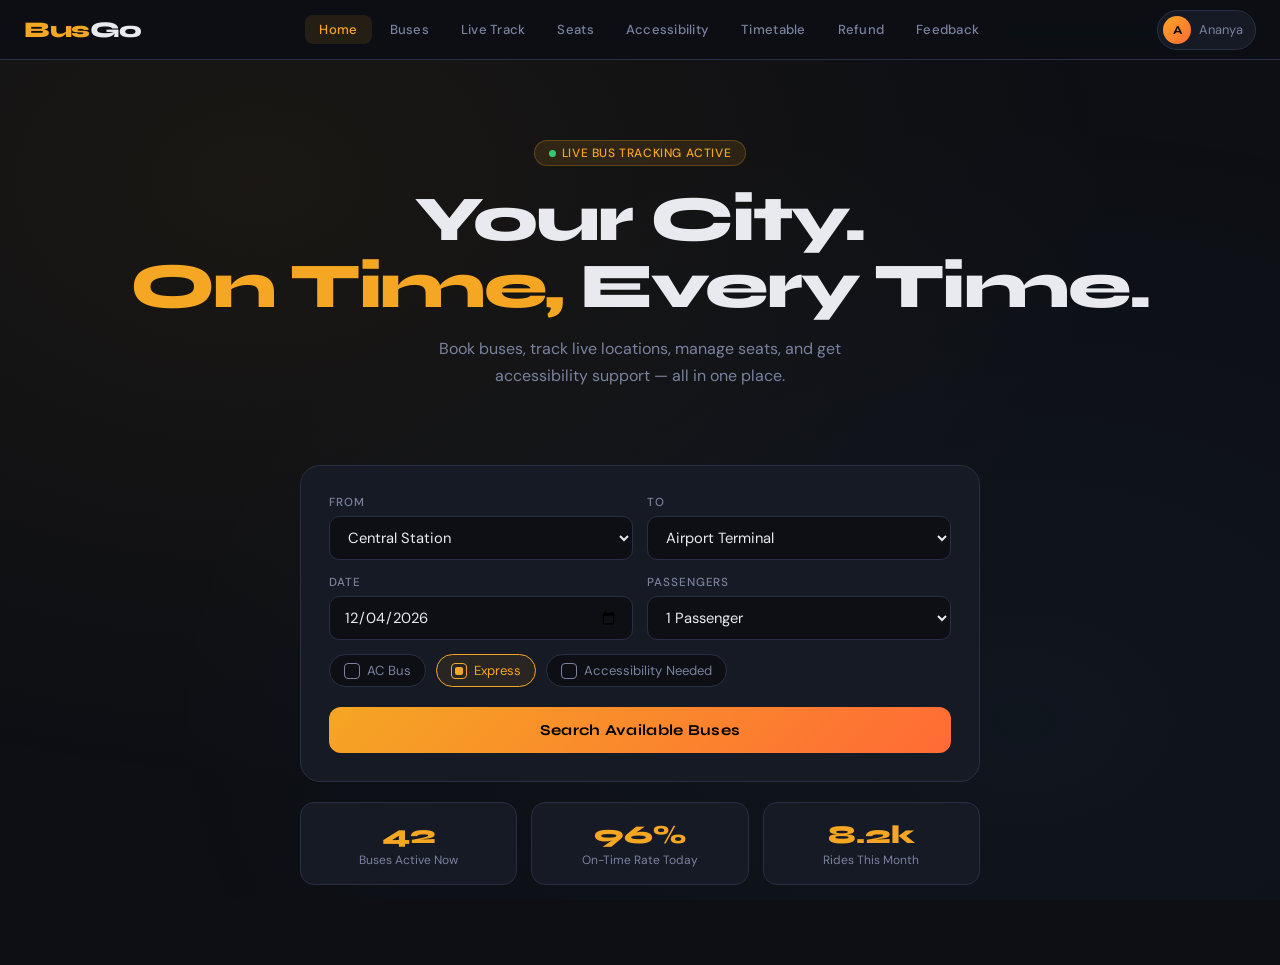
<file: archive/2026-09-06_depot_version/index.html>
<!DOCTYPE html>
<html lang="en">
<head>
<meta charset="UTF-8" />
<meta name="viewport" content="width=device-width, initial-scale=1.0"/>
<title>BusGo - Smart Commute</title>
<link href="https://fonts.googleapis.com/css2?family=Syne:wght@400;600;700;800&family=DM+Sans:ital,wght@0,300;0,400;0,500;1,300&display=swap" rel="stylesheet"/>
<style>
  :root {
    --bg: #0d0f14;
    --surface: #161a24;
    --surface2: #1e2333;
    --border: #2a2f45;
    --accent: #f5a623;
    --accent2: #ff6b35;
    --green: #2ecc71;
    --red: #e74c3c;
    --blue: #4a90e2;
    --text: #e8eaf0;
    --muted: #7a82a0;
    --font-display: 'Syne', sans-serif;
    --font-body: 'DM Sans', sans-serif;
  }
  * { box-sizing: border-box; margin: 0; padding: 0; }
  body {
    background: var(--bg);
    color: var(--text);
    font-family: var(--font-body);
    min-height: 100vh;
    overflow-x: hidden;
  }

  /* --- BACKGROUND TEXTURE --- */
  body::before {
    content: '';
    position: fixed;
    inset: 0;
    background:
      radial-gradient(ellipse at 20% 20%, rgba(245,166,35,0.06) 0%, transparent 60%),
      radial-gradient(ellipse at 80% 80%, rgba(74,144,226,0.05) 0%, transparent 60%);
    pointer-events: none;
    z-index: 0;
  }

  /* --- TOPBAR --- */
  .topbar {
    position: sticky;
    top: 0;
    z-index: 100;
    background: rgba(13,15,20,0.92);
    backdrop-filter: blur(16px);
    border-bottom: 1px solid var(--border);
    display: flex;
    align-items: center;
    justify-content: space-between;
    padding: 0 24px;
    height: 60px;
  }
  .logo {
    font-family: var(--font-display);
    font-size: 1.4rem;
    font-weight: 800;
    letter-spacing: -0.02em;
    color: var(--accent);
  }
  .logo span { color: var(--text); }
  .nav-tabs {
    display: flex;
    gap: 4px;
  }
  .nav-tab {
    background: none;
    border: none;
    color: var(--muted);
    font-family: var(--font-body);
    font-size: 0.82rem;
    font-weight: 500;
    padding: 6px 14px;
    border-radius: 8px;
    cursor: pointer;
    transition: all 0.2s;
    letter-spacing: 0.02em;
  }
  .nav-tab:hover { color: var(--text); background: var(--surface); }
  .nav-tab.active { color: var(--accent); background: rgba(245,166,35,0.1); }
  .user-pill {
    display: flex;
    align-items: center;
    gap: 8px;
    background: var(--surface);
    border: 1px solid var(--border);
    border-radius: 99px;
    padding: 5px 12px 5px 5px;
    font-size: 0.8rem;
    color: var(--muted);
  }
  .avatar {
    width: 28px; height: 28px;
    background: linear-gradient(135deg, var(--accent), var(--accent2));
    border-radius: 50%;
    display: grid; place-items: center;
    font-family: var(--font-display);
    font-size: 0.75rem;
    font-weight: 700;
    color: #000;
  }

  /* --- MAIN --- */
  main {
    position: relative;
    z-index: 1;
    max-width: 1100px;
    margin: 0 auto;
    padding: 32px 20px 80px;
  }
  .page { display: none; animation: fadeUp 0.35s ease both; }
  .page.active { display: block; }
  @keyframes fadeUp {
    from { opacity: 0; transform: translateY(18px); }
    to   { opacity: 1; transform: translateY(0); }
  }

  /* --- HERO --- */
  .hero {
    text-align: center;
    padding: 48px 0 40px;
  }
  .hero-badge {
    display: inline-flex;
    align-items: center;
    gap: 6px;
    background: rgba(245,166,35,0.12);
    border: 1px solid rgba(245,166,35,0.25);
    border-radius: 99px;
    padding: 4px 14px;
    font-size: 0.75rem;
    color: var(--accent);
    font-weight: 500;
    letter-spacing: 0.05em;
    text-transform: uppercase;
    margin-bottom: 20px;
  }
  .dot-live {
    width: 7px; height: 7px;
    background: var(--green);
    border-radius: 50%;
    animation: pulse 1.4s infinite;
  }
  @keyframes pulse {
    0%, 100% { opacity: 1; transform: scale(1); }
    50% { opacity: 0.5; transform: scale(0.7); }
  }
  .hero h1 {
    font-family: var(--font-display);
    font-size: clamp(2.4rem, 6vw, 4rem);
    font-weight: 800;
    letter-spacing: -0.03em;
    line-height: 1.05;
    margin-bottom: 16px;
  }
  .hero h1 em { color: var(--accent); font-style: normal; }
  .hero p {
    color: var(--muted);
    max-width: 480px;
    margin: 0 auto 36px;
    font-size: 1rem;
    line-height: 1.65;
  }

  /* --- SEARCH CARD --- */
  .search-card {
    background: var(--surface);
    border: 1px solid var(--border);
    border-radius: 20px;
    padding: 28px;
    max-width: 680px;
    margin: 0 auto;
  }
  .search-row {
    display: grid;
    grid-template-columns: 1fr 1fr;
    gap: 14px;
    margin-bottom: 14px;
  }
  .field-group { display: flex; flex-direction: column; gap: 6px; }
  .field-group label {
    font-size: 0.73rem;
    letter-spacing: 0.08em;
    text-transform: uppercase;
    color: var(--muted);
    font-weight: 500;
  }
  .field-group select,
  .field-group input {
    background: var(--bg);
    border: 1px solid var(--border);
    border-radius: 10px;
    color: var(--text);
    font-family: var(--font-body);
    font-size: 0.92rem;
    padding: 10px 14px;
    outline: none;
    transition: border-color 0.2s;
    width: 100%;
  }
  .field-group select:focus,
  .field-group input:focus { border-color: var(--accent); }
  .field-group select option { background: #1e2333; }
  .search-options {
    display: flex;
    gap: 10px;
    margin-bottom: 20px;
    flex-wrap: wrap;
  }
  .toggle-pill {
    display: flex;
    align-items: center;
    gap: 7px;
    background: var(--bg);
    border: 1px solid var(--border);
    border-radius: 99px;
    padding: 7px 14px;
    font-size: 0.82rem;
    cursor: pointer;
    color: var(--muted);
    transition: all 0.2s;
    user-select: none;
  }
  .toggle-pill.on { border-color: var(--accent); color: var(--accent); background: rgba(245,166,35,0.08); }
  .toggle-pill .check {
    width: 16px; height: 16px;
    border: 1.5px solid currentColor;
    border-radius: 4px;
    display: grid; place-items: center;
  }
  .toggle-pill.on .check::after { content: ''; width: 8px; height: 8px; background: var(--accent); border-radius: 2px; }
  .btn-primary {
    width: 100%;
    background: linear-gradient(135deg, var(--accent), var(--accent2));
    border: none;
    border-radius: 12px;
    color: #000;
    font-family: var(--font-display);
    font-size: 0.95rem;
    font-weight: 700;
    padding: 14px;
    cursor: pointer;
    letter-spacing: 0.02em;
    transition: all 0.2s;
  }
  .btn-primary:hover { transform: translateY(-2px); box-shadow: 0 8px 24px rgba(245,166,35,0.3); }
  .btn-primary:active { transform: translateY(0); }

  /* --- STATS ROW --- */
  .stats-row {
    display: grid;
    grid-template-columns: repeat(3, 1fr);
    gap: 14px;
    max-width: 680px;
    margin: 20px auto 0;
  }
  .stat-card {
    background: var(--surface);
    border: 1px solid var(--border);
    border-radius: 14px;
    padding: 16px 18px;
    text-align: center;
  }
  .stat-card .num {
    font-family: var(--font-display);
    font-size: 1.6rem;
    font-weight: 800;
    color: var(--accent);
  }
  .stat-card .label { font-size: 0.75rem; color: var(--muted); margin-top: 2px; }

  /* --- SECTION HEADER --- */
  .section-header {
    display: flex;
    align-items: center;
    justify-content: space-between;
    margin-bottom: 20px;
  }
  .section-title {
    font-family: var(--font-display);
    font-size: 1.3rem;
    font-weight: 700;
    letter-spacing: -0.02em;
  }
  .section-sub { font-size: 0.82rem; color: var(--muted); margin-top: 2px; }

  /* --- BUS RESULTS --- */
  .bus-list { display: flex; flex-direction: column; gap: 14px; }
  .bus-card {
    background: var(--surface);
    border: 1px solid var(--border);
    border-radius: 16px;
    padding: 20px 24px;
    display: grid;
    grid-template-columns: auto 1fr auto;
    align-items: center;
    gap: 20px;
    transition: all 0.25s;
    cursor: pointer;
  }
  .bus-card:hover { border-color: var(--accent); transform: translateY(-2px); box-shadow: 0 8px 32px rgba(0,0,0,0.3); }
  .bus-badge {
    width: 52px; height: 52px;
    border-radius: 12px;
    display: grid;
    place-items: center;
    font-family: var(--font-display);
    font-weight: 800;
    font-size: 1rem;
  }
  .bus-badge.express { background: rgba(245,166,35,0.15); color: var(--accent); border: 1px solid rgba(245,166,35,0.3); }
  .bus-badge.regular { background: rgba(74,144,226,0.12); color: var(--blue); border: 1px solid rgba(74,144,226,0.25); }
  .bus-badge.access  { background: rgba(46,204,113,0.12); color: var(--green); border: 1px solid rgba(46,204,113,0.25); }
  .bus-info h3 { font-family: var(--font-display); font-size: 1rem; font-weight: 700; margin-bottom: 4px; }
  .bus-meta { display: flex; align-items: center; gap: 12px; flex-wrap: wrap; }
  .tag {
    font-size: 0.7rem;
    padding: 2px 8px;
    border-radius: 99px;
    font-weight: 500;
    letter-spacing: 0.04em;
  }
  .tag-green { background: rgba(46,204,113,0.12); color: var(--green); }
  .tag-orange { background: rgba(245,166,35,0.12); color: var(--accent); }
  .tag-blue  { background: rgba(74,144,226,0.12); color: var(--blue); }
  .tag-red   { background: rgba(231,76,60,0.12); color: var(--red); }
  .tag-purple{ background: rgba(155,89,182,0.12); color: #b07fe8; }
  .bus-meta-text { font-size: 0.8rem; color: var(--muted); }
  .bus-right { text-align: right; }
  .bus-time {
    font-family: var(--font-display);
    font-size: 1.4rem;
    font-weight: 800;
    color: var(--text);
  }
  .bus-eta { font-size: 0.75rem; color: var(--muted); margin-top: 2px; }
  .progress-bar {
    height: 3px;
    background: var(--border);
    border-radius: 99px;
    margin-top: 14px;
    overflow: hidden;
  }
  .progress-fill {
    height: 100%;
    border-radius: 99px;
    background: linear-gradient(90deg, var(--accent), var(--accent2));
    transition: width 1s linear;
  }

  /* --- SEAT MAP --- */
  .seat-section { max-width: 680px; margin: 0 auto; }
  .bus-visual {
    background: var(--surface);
    border: 1px solid var(--border);
    border-radius: 20px;
    padding: 28px;
  }
  .bus-visual h3 {
    font-family: var(--font-display);
    font-size: 1rem;
    font-weight: 700;
    margin-bottom: 6px;
  }
  .seat-legend {
    display: flex;
    gap: 16px;
    margin-bottom: 24px;
    flex-wrap: wrap;
  }
  .legend-item { display: flex; align-items: center; gap: 6px; font-size: 0.78rem; color: var(--muted); }
  .legend-dot { width: 14px; height: 14px; border-radius: 4px; }
  .seat-grid {
    display: grid;
    grid-template-columns: repeat(4, 1fr);
    gap: 8px;
    max-width: 260px;
  }
  .seat-row-label { font-size: 0.7rem; color: var(--muted); text-align: center; margin-bottom: 4px; }
  .seat {
    width: 44px; height: 40px;
    border-radius: 8px;
    border: 1.5px solid var(--border);
    background: var(--surface2);
    cursor: pointer;
    display: grid;
    place-items: center;
    font-size: 0.7rem;
    font-weight: 600;
    color: var(--muted);
    transition: all 0.15s;
    position: relative;
  }
  .seat.available { border-color: rgba(46,204,113,0.4); color: var(--green); background: rgba(46,204,113,0.06); }
  .seat.available:hover { background: rgba(46,204,113,0.2); transform: scale(1.08); }
  .seat.booked { border-color: var(--border); color: var(--border); background: var(--surface); cursor: not-allowed; }
  .seat.selected { border-color: var(--accent); background: rgba(245,166,35,0.2); color: var(--accent); transform: scale(1.08); }
  .seat.accessible { border-color: rgba(74,144,226,0.5); color: var(--blue); background: rgba(74,144,226,0.08); }
  .seat-gap { width: 44px; }
  .seat-confirm {
    margin-top: 24px;
    padding-top: 20px;
    border-top: 1px solid var(--border);
    display: flex;
    align-items: center;
    justify-content: space-between;
    gap: 16px;
    flex-wrap: wrap;
  }
  .seat-info { font-size: 0.85rem; color: var(--muted); }
  .seat-info strong { color: var(--text); }
  .btn-secondary {
    background: transparent;
    border: 1.5px solid var(--accent);
    border-radius: 10px;
    color: var(--accent);
    font-family: var(--font-display);
    font-size: 0.85rem;
    font-weight: 700;
    padding: 10px 22px;
    cursor: pointer;
    transition: all 0.2s;
  }
  .btn-secondary:hover { background: rgba(245,166,35,0.1); }

  /* --- TRACKING --- */
  .track-container { max-width: 780px; margin: 0 auto; }
  .map-mock {
    background: var(--surface);
    border: 1px solid var(--border);
    border-radius: 20px;
    height: 300px;
    position: relative;
    overflow: hidden;
    margin-bottom: 20px;
  }
  .map-grid {
    position: absolute;
    inset: 0;
    background-image:
      linear-gradient(rgba(255,255,255,0.02) 1px, transparent 1px),
      linear-gradient(90deg, rgba(255,255,255,0.02) 1px, transparent 1px);
    background-size: 40px 40px;
  }
  .map-road {
    position: absolute;
    background: rgba(255,255,255,0.06);
    border-radius: 4px;
  }
  .road-h1 { top: 50%; left: 0; right: 0; height: 20px; transform: translateY(-50%); }
  .road-h2 { top: 25%; left: 0; right: 0; height: 14px; transform: translateY(-50%); }
  .road-v1 { left: 30%; top: 0; bottom: 0; width: 14px; }
  .road-v2 { left: 70%; top: 0; bottom: 0; width: 14px; }
  .bus-dot {
    position: absolute;
    width: 32px; height: 32px;
    background: var(--accent);
    border-radius: 50%;
    top: calc(50% - 16px);
    display: grid; place-items: center;
    font-size: 0.65rem;
    font-weight: 800;
    color: #000;
    box-shadow: 0 0 0 6px rgba(245,166,35,0.2);
    transition: left 3s linear;
    z-index: 2;
  }
  .stop-dot {
    position: absolute;
    width: 14px; height: 14px;
    background: var(--surface2);
    border: 2px solid var(--accent);
    border-radius: 50%;
    top: calc(50% - 7px);
    z-index: 1;
  }
  .stop-label {
    position: absolute;
    font-size: 0.65rem;
    color: var(--muted);
    white-space: nowrap;
    top: calc(50% + 14px);
  }
  .map-overlay {
    position: absolute;
    top: 14px; right: 14px;
    background: rgba(13,15,20,0.85);
    border: 1px solid var(--border);
    border-radius: 12px;
    padding: 12px 16px;
    font-size: 0.8rem;
  }
  .map-overlay .val {
    font-family: var(--font-display);
    font-size: 1.1rem;
    font-weight: 700;
    color: var(--green);
  }
  .track-cards { display: grid; grid-template-columns: repeat(auto-fit, minmax(180px, 1fr)); gap: 14px; }
  .track-card {
    background: var(--surface);
    border: 1px solid var(--border);
    border-radius: 14px;
    padding: 18px 20px;
  }
  .track-card .tc-label { font-size: 0.73rem; color: var(--muted); text-transform: uppercase; letter-spacing: 0.06em; margin-bottom: 8px; }
  .track-card .tc-val {
    font-family: var(--font-display);
    font-size: 1.35rem;
    font-weight: 700;
  }

  /* --- REFUND --- */
  .refund-section { max-width: 620px; margin: 0 auto; }
  .refund-card {
    background: var(--surface);
    border: 1px solid var(--border);
    border-radius: 20px;
    padding: 28px;
    margin-bottom: 16px;
  }
  .refund-card h3 {
    font-family: var(--font-display);
    font-size: 1.05rem;
    font-weight: 700;
    margin-bottom: 16px;
  }
  .form-field { margin-bottom: 16px; }
  .form-field label {
    display: block;
    font-size: 0.73rem;
    letter-spacing: 0.07em;
    text-transform: uppercase;
    color: var(--muted);
    margin-bottom: 6px;
    font-weight: 500;
  }
  .form-field input,
  .form-field select,
  .form-field textarea {
    width: 100%;
    background: var(--bg);
    border: 1px solid var(--border);
    border-radius: 10px;
    color: var(--text);
    font-family: var(--font-body);
    font-size: 0.9rem;
    padding: 10px 14px;
    outline: none;
    transition: border-color 0.2s;
    resize: vertical;
  }
  .form-field input:focus,
  .form-field select:focus,
  .form-field textarea:focus { border-color: var(--accent); }
  .form-field select option { background: var(--surface); }
  .policy-box {
    background: rgba(245,166,35,0.06);
    border: 1px solid rgba(245,166,35,0.2);
    border-radius: 12px;
    padding: 16px;
    margin-bottom: 16px;
  }
  .policy-box h4 {
    font-family: var(--font-display);
    font-size: 0.85rem;
    color: var(--accent);
    margin-bottom: 10px;
  }
  .policy-row {
    display: flex;
    justify-content: space-between;
    font-size: 0.8rem;
    color: var(--muted);
    padding: 4px 0;
    border-bottom: 1px solid rgba(255,255,255,0.04);
  }
  .policy-row:last-child { border-bottom: none; }
  .policy-row span:last-child { color: var(--text); font-weight: 500; }

  /* --- ACCESSIBILITY --- */
  .access-section { max-width: 680px; margin: 0 auto; }
  .access-intro {
    background: linear-gradient(135deg, rgba(46,204,113,0.08), rgba(74,144,226,0.08));
    border: 1px solid rgba(46,204,113,0.2);
    border-radius: 16px;
    padding: 20px 24px;
    margin-bottom: 24px;
    display: flex;
    align-items: center;
    gap: 16px;
  }
  .access-icon {
    width: 52px; height: 52px;
    background: rgba(46,204,113,0.15);
    border-radius: 14px;
    display: grid;
    place-items: center;
    flex-shrink: 0;
  }
  .access-icon svg { width: 28px; height: 28px; color: var(--green); }
  .access-text h3 { font-family: var(--font-display); font-size: 1rem; font-weight: 700; margin-bottom: 4px; }
  .access-text p { font-size: 0.82rem; color: var(--muted); line-height: 1.5; }
  .service-grid { display: grid; grid-template-columns: 1fr 1fr; gap: 14px; margin-bottom: 24px; }
  .service-card {
    background: var(--surface);
    border: 1px solid var(--border);
    border-radius: 14px;
    padding: 20px;
    cursor: pointer;
    transition: all 0.2s;
  }
  .service-card:hover { border-color: var(--green); transform: translateY(-2px); }
  .service-card.selected { border-color: var(--green); background: rgba(46,204,113,0.06); }
  .service-card h4 { font-family: var(--font-display); font-size: 0.95rem; font-weight: 700; margin-bottom: 6px; }
  .service-card p { font-size: 0.78rem; color: var(--muted); line-height: 1.5; }
  .helper-list { display: flex; flex-direction: column; gap: 10px; }
  .helper-card {
    background: var(--surface);
    border: 1px solid var(--border);
    border-radius: 14px;
    padding: 16px 20px;
    display: flex;
    align-items: center;
    gap: 16px;
  }
  .helper-av {
    width: 40px; height: 40px;
    border-radius: 12px;
    background: linear-gradient(135deg, #2ecc71, #27ae60);
    display: grid; place-items: center;
    font-family: var(--font-display);
    font-weight: 700;
    color: #fff;
    font-size: 0.85rem;
    flex-shrink: 0;
  }
  .helper-info h4 { font-size: 0.9rem; font-weight: 600; margin-bottom: 2px; }
  .helper-info p  { font-size: 0.78rem; color: var(--muted); }
  .helper-badge   { margin-left: auto; }

  /* --- FEEDBACK --- */
  .feedback-section { max-width: 620px; margin: 0 auto; }
  .stars { display: flex; gap: 8px; margin-bottom: 20px; }
  .star {
    width: 40px; height: 40px;
    background: var(--surface2);
    border: 1.5px solid var(--border);
    border-radius: 10px;
    display: grid; place-items: center;
    cursor: pointer;
    font-size: 1.2rem;
    color: var(--muted);
    transition: all 0.15s;
  }
  .star.lit { background: rgba(245,166,35,0.15); border-color: var(--accent); color: var(--accent); }
  .category-chips { display: flex; gap: 8px; flex-wrap: wrap; margin-bottom: 20px; }
  .chip {
    background: var(--surface2);
    border: 1px solid var(--border);
    border-radius: 99px;
    padding: 6px 14px;
    font-size: 0.8rem;
    cursor: pointer;
    color: var(--muted);
    transition: all 0.15s;
  }
  .chip.active { border-color: var(--accent); color: var(--accent); background: rgba(245,166,35,0.08); }
  .chip.red-chip.active { border-color: var(--red); color: var(--red); background: rgba(231,76,60,0.08); }

  /* --- TIMETABLE --- */
  .tt-section { max-width: 780px; margin: 0 auto; }
  .tt-tabs { display: flex; gap: 8px; margin-bottom: 20px; }
  .tt-tab {
    background: var(--surface);
    border: 1px solid var(--border);
    border-radius: 10px;
    padding: 8px 18px;
    font-size: 0.82rem;
    cursor: pointer;
    color: var(--muted);
    font-family: var(--font-body);
    font-weight: 500;
    transition: all 0.2s;
  }
  .tt-tab.active { border-color: var(--accent); color: var(--accent); background: rgba(245,166,35,0.07); }
  .tt-table {
    width: 100%;
    border-collapse: collapse;
    font-size: 0.85rem;
  }
  .tt-table th {
    text-align: left;
    padding: 10px 16px;
    font-size: 0.7rem;
    text-transform: uppercase;
    letter-spacing: 0.08em;
    color: var(--muted);
    font-weight: 500;
    border-bottom: 1px solid var(--border);
  }
  .tt-table td { padding: 14px 16px; border-bottom: 1px solid rgba(255,255,255,0.04); }
  .tt-table tr:last-child td { border-bottom: none; }
  .tt-table tr:hover td { background: rgba(255,255,255,0.02); }
  .tt-table td:first-child { font-family: var(--font-display); font-weight: 700; }
  .status-dot { width: 8px; height: 8px; border-radius: 50%; display: inline-block; margin-right: 6px; vertical-align: middle; }

  /* --- TOAST --- */
  .toast-wrap {
    position: fixed;
    bottom: 28px;
    right: 28px;
    z-index: 999;
    display: flex;
    flex-direction: column;
    gap: 10px;
  }
  .toast {
    background: var(--surface2);
    border: 1px solid var(--border);
    border-radius: 12px;
    padding: 12px 18px;
    font-size: 0.85rem;
    display: flex;
    align-items: center;
    gap: 10px;
    animation: slideIn 0.3s ease both;
    max-width: 280px;
  }
  .toast.success { border-color: rgba(46,204,113,0.4); }
  .toast.error   { border-color: rgba(231,76,60,0.4); }
  @keyframes slideIn {
    from { opacity: 0; transform: translateX(30px); }
    to   { opacity: 1; transform: translateX(0); }
  }
  .toast-icon { width: 20px; height: 20px; border-radius: 50%; display: grid; place-items: center; font-size: 0.7rem; flex-shrink: 0; }
  .toast.success .toast-icon { background: rgba(46,204,113,0.2); color: var(--green); }
  .toast.error   .toast-icon { background: rgba(231,76,60,0.2); color: var(--red); }

  /* --- MODAL --- */
  .modal-bg {
    position: fixed;
    inset: 0;
    background: rgba(0,0,0,0.7);
    backdrop-filter: blur(6px);
    z-index: 200;
    display: none;
    place-items: center;
    padding: 20px;
  }
  .modal-bg.open { display: grid; }
  .modal {
    background: var(--surface);
    border: 1px solid var(--border);
    border-radius: 20px;
    padding: 32px;
    max-width: 440px;
    width: 100%;
    animation: fadeUp 0.3s ease both;
  }
  .modal h3 {
    font-family: var(--font-display);
    font-size: 1.2rem;
    font-weight: 800;
    margin-bottom: 8px;
  }
  .modal p  { font-size: 0.85rem; color: var(--muted); line-height: 1.6; margin-bottom: 24px; }
  .modal-actions { display: flex; gap: 10px; }
  .btn-ghost {
    flex: 1;
    background: transparent;
    border: 1.5px solid var(--border);
    border-radius: 10px;
    color: var(--muted);
    font-family: var(--font-body);
    font-size: 0.88rem;
    padding: 10px;
    cursor: pointer;
    transition: all 0.2s;
  }
  .btn-ghost:hover { border-color: var(--text); color: var(--text); }
  .confirm-detail {
    background: var(--bg);
    border-radius: 12px;
    padding: 16px;
    margin-bottom: 20px;
  }
  .confirm-row {
    display: flex;
    justify-content: space-between;
    font-size: 0.82rem;
    padding: 4px 0;
    color: var(--muted);
  }
  .confirm-row span:last-child { color: var(--text); }

  /* Responsive */
  @media (max-width: 600px) {
    .search-row { grid-template-columns: 1fr; }
    .stats-row  { grid-template-columns: 1fr; }
    .service-grid { grid-template-columns: 1fr; }
    .bus-card { grid-template-columns: auto 1fr; }
    .bus-right { display: none; }
    .nav-tab { padding: 6px 9px; font-size: 0.76rem; }
  }
</style>
</head>
<body>

<!-- TOPBAR -->
<header class="topbar">
  <div class="logo">Bus<span>Go</span></div>
  <nav class="nav-tabs">
    <button class="nav-tab active" onclick="showPage('home')">Home</button>
    <button class="nav-tab" onclick="showPage('buses')">Buses</button>
    <button class="nav-tab" onclick="showPage('track')">Live Track</button>
    <button class="nav-tab" onclick="showPage('seats')">Seats</button>
    <button class="nav-tab" onclick="showPage('access')">Accessibility</button>
    <button class="nav-tab" onclick="showPage('timetable')">Timetable</button>
    <button class="nav-tab" onclick="showPage('refund')">Refund</button>
    <button class="nav-tab" onclick="showPage('feedback')">Feedback</button>
  </nav>
  <div class="user-pill">
    <div class="avatar">A</div>
    <span>Ananya</span>
  </div>
</header>

<main>

  <!-- HOME PAGE -->
  <section class="page active" id="page-home">
    <div class="hero">
      <div class="hero-badge"><div class="dot-live"></div> Live Bus Tracking Active</div>
      <h1>Your City.<br><em>On Time,</em> Every Time.</h1>
      <p>Book buses, track live locations, manage seats, and get accessibility support — all in one place.</p>
    </div>
    <div class="search-card">
      <div class="search-row">
        <div class="field-group">
          <label>From</label>
          <select id="from-stop">
            <option>Central Station</option>
            <option>Market Square</option>
            <option>University Gate</option>
            <option>City Hospital</option>
            <option>Old Town</option>
          </select>
        </div>
        <div class="field-group">
          <label>To</label>
          <select id="to-stop">
            <option>Airport Terminal</option>
            <option>Tech Park</option>
            <option>Riverside Mall</option>
            <option>Sports Complex</option>
            <option>Green Valley</option>
          </select>
        </div>
      </div>
      <div class="search-row">
        <div class="field-group">
          <label>Date</label>
          <input type="date" id="travel-date"/>
        </div>
        <div class="field-group">
          <label>Passengers</label>
          <select>
            <option>1 Passenger</option>
            <option>2 Passengers</option>
            <option>3 Passengers</option>
            <option>4 Passengers</option>
          </select>
        </div>
      </div>
      <div class="search-options">
        <div class="toggle-pill" id="pill-ac" onclick="togglePill('pill-ac')">
          <div class="check"></div> AC Bus
        </div>
        <div class="toggle-pill on" id="pill-express" onclick="togglePill('pill-express')">
          <div class="check"></div> Express
        </div>
        <div class="toggle-pill" id="pill-access" onclick="togglePill('pill-access')">
          <div class="check"></div> Accessibility Needed
        </div>
      </div>
      <button class="btn-primary" onclick="showPage('buses'); showToast('Searching available buses...', 'success')">
        Search Available Buses
      </button>
    </div>
    <div class="stats-row">
      <div class="stat-card"><div class="num">42</div><div class="label">Buses Active Now</div></div>
      <div class="stat-card"><div class="num">96%</div><div class="label">On-Time Rate Today</div></div>
      <div class="stat-card"><div class="num">8.2k</div><div class="label">Rides This Month</div></div>
    </div>
  </section>

  <!-- BUSES PAGE -->
  <section class="page" id="page-buses">
    <div class="section-header">
      <div>
        <div class="section-title">Available Buses</div>
        <div class="section-sub">Central Station to Airport Terminal - Today</div>
      </div>
      <button class="btn-secondary" onclick="showPage('home')">Modify Search</button>
    </div>
    <div class="bus-list" id="bus-list"></div>
  </section>

  <!-- TRACK PAGE -->
  <section class="page" id="page-track">
    <div class="section-header">
      <div>
        <div class="section-title">Live Bus Tracking</div>
        <div class="section-sub">Real-time location with traffic-adjusted ETA</div>
      </div>
    </div>
    <div class="track-container">
      <div class="map-mock">
        <div class="map-grid"></div>
        <div class="map-road road-h1"></div>
        <div class="map-road road-h2"></div>
        <div class="map-road road-v1"></div>
        <div class="map-road road-v2"></div>
        <div class="stop-dot" style="left:12%"></div>
        <div class="stop-label" style="left:8%">Central Stn</div>
        <div class="stop-dot" style="left:35%"></div>
        <div class="stop-label" style="left:31%">Market Sq</div>
        <div class="stop-dot" style="left:58%"></div>
        <div class="stop-label" style="left:54%">Tech Park</div>
        <div class="stop-dot" style="left:80%"></div>
        <div class="stop-label" style="left:76%">Airport</div>
        <div class="bus-dot" id="bus-dot">B1</div>
        <div class="map-overlay">
          <div style="font-size:0.7rem;color:var(--muted);margin-bottom:2px;">Next Stop ETA</div>
          <div class="val" id="eta-val">4 min</div>
          <div style="font-size:0.7rem;color:var(--muted);margin-top:4px;" id="traffic-status">Traffic: Light</div>
        </div>
      </div>
      <div class="track-cards">
        <div class="track-card">
          <div class="tc-label">Current Route</div>
          <div class="tc-val" style="font-size:1rem;">Central - Airport</div>
        </div>
        <div class="track-card">
          <div class="tc-label">Bus Number</div>
          <div class="tc-val">BG - 1047</div>
        </div>
        <div class="track-card">
          <div class="tc-label">Speed</div>
          <div class="tc-val" id="speed-val">38 km/h</div>
        </div>
        <div class="track-card">
          <div class="tc-label">Occupancy</div>
          <div class="tc-val" style="color:var(--accent);">68%</div>
        </div>
        <div class="track-card">
          <div class="tc-label">Final ETA</div>
          <div class="tc-val" style="color:var(--green);" id="final-eta">24 min</div>
        </div>
        <div class="track-card">
          <div class="tc-label">Status</div>
          <div class="tc-val" style="color:var(--green);font-size:0.95rem;">On Schedule</div>
        </div>
      </div>
    </div>
  </section>

  <!-- SEATS PAGE -->
  <section class="page" id="page-seats">
    <div class="section-header">
      <div>
        <div class="section-title">Seat Management</div>
        <div class="section-sub">BG-1047 | Central Station to Airport | 09:30 AM</div>
      </div>
    </div>
    <div class="seat-section">
      <div class="bus-visual">
        <h3>Select Your Seat</h3>
        <div class="seat-legend">
          <div class="legend-item"><div class="legend-dot" style="background:rgba(46,204,113,0.3);border:1.5px solid var(--green)"></div> Available</div>
          <div class="legend-item"><div class="legend-dot" style="background:var(--surface);border:1.5px solid var(--border)"></div> Booked</div>
          <div class="legend-item"><div class="legend-dot" style="background:rgba(245,166,35,0.2);border:1.5px solid var(--accent)"></div> Selected</div>
          <div class="legend-item"><div class="legend-dot" style="background:rgba(74,144,226,0.1);border:1.5px solid var(--blue)"></div> Accessible</div>
        </div>
        <div class="seat-grid" id="seat-grid"></div>
        <div class="seat-confirm">
          <div class="seat-info">Selected: <strong id="selected-seat-text">None</strong><br>
          <span style="margin-top:4px;display:block;">Fare: <strong id="fare-text">--</strong></span></div>
          <button class="btn-secondary" onclick="confirmSeat()">Confirm Booking</button>
        </div>
      </div>
    </div>
  </section>

  <!-- ACCESSIBILITY PAGE -->
  <section class="page" id="page-access">
    <div class="section-header">
      <div>
        <div class="section-title">Accessibility Services</div>
        <div class="section-sub">Dedicated support for elderly and differently-abled passengers</div>
      </div>
    </div>
    <div class="access-section">
      <div class="access-intro">
        <div class="access-icon">
          <svg viewBox="0 0 24 24" fill="none" stroke="currentColor" stroke-width="2">
            <circle cx="12" cy="5" r="2"/><path d="M12 7v5l3 3M7 10h10M12 7l-3 6 3 2 3-2-3-6"/>
          </svg>
        </div>
        <div class="access-text">
          <h3>Inclusive Travel for Everyone</h3>
          <p>Our accessible buses come with trained helpers, ramp boarding, priority seating, and door-to-door pickup on request.</p>
        </div>
      </div>
      <div class="service-grid">
        <div class="service-card" onclick="selectService(this)">
          <h4>Wheelchair Accessible Bus</h4>
          <p>Ramp-equipped bus with wide door clearance and secured wheelchair space onboard.</p>
          <div class="tag tag-green" style="margin-top:10px;display:inline-block;">Available Now</div>
        </div>
        <div class="service-card" onclick="selectService(this)">
          <h4>Elderly Assist Service</h4>
          <p>Dedicated low-floor bus with handrails, slower boarding pace, and seated helper support.</p>
          <div class="tag tag-blue" style="margin-top:10px;display:inline-block;">5 Seats Left</div>
        </div>
        <div class="service-card" onclick="selectService(this)">
          <h4>Visual Impairment Support</h4>
          <p>Audio announcements at every stop plus a trained guide assistant for the full journey.</p>
          <div class="tag tag-orange" style="margin-top:10px;display:inline-block;">Book Ahead</div>
        </div>
        <div class="service-card" onclick="selectService(this)">
          <h4>Door-to-Door Pickup</h4>
          <p>Special pickup from your home for passengers unable to reach the nearest bus stop.</p>
          <div class="tag tag-purple" style="margin-top:10px;display:inline-block;">Pre-Book Only</div>
        </div>
      </div>
      <div class="section-header">
        <div class="section-title" style="font-size:1rem;">Available Helpers on Your Route</div>
      </div>
      <div class="helper-list">
        <div class="helper-card">
          <div class="helper-av">RK</div>
          <div class="helper-info">
            <h4>Ramesh Kumar</h4>
            <p>Trained mobility assistant - 4 yrs experience</p>
          </div>
          <div class="helper-badge"><span class="tag tag-green">On Duty</span></div>
        </div>
        <div class="helper-card">
          <div class="helper-av" style="background:linear-gradient(135deg,#4a90e2,#1e6ec8)">SP</div>
          <div class="helper-info">
            <h4>Sunita Patil</h4>
            <p>Certified elderly care assistant - 6 yrs experience</p>
          </div>
          <div class="helper-badge"><span class="tag tag-green">On Duty</span></div>
        </div>
        <div class="helper-card">
          <div class="helper-av" style="background:linear-gradient(135deg,#9b59b6,#6c3483)">MV</div>
          <div class="helper-info">
            <h4>Mohan Verma</h4>
            <p>Visual impairment guide, sign language trained</p>
          </div>
          <div class="helper-badge"><span class="tag tag-orange">Busy</span></div>
        </div>
      </div>
      <div style="margin-top:20px;">
        <button class="btn-primary" onclick="showToast('Accessibility bus booked! Helper will assist you.', 'success')">
          Book Accessible Bus
        </button>
      </div>
    </div>
  </section>

  <!-- TIMETABLE PAGE -->
  <section class="page" id="page-timetable">
    <div class="section-header">
      <div>
        <div class="section-title">Bus Timetable</div>
        <div class="section-sub">Central Station - Airport Terminal route</div>
      </div>
    </div>
    <div class="tt-section">
      <div class="tt-tabs">
        <button class="tt-tab active" onclick="switchTab(this,'weekday')">Weekdays</button>
        <button class="tt-tab" onclick="switchTab(this,'weekend')">Weekends</button>
        <button class="tt-tab" onclick="switchTab(this,'night')">Night Service</button>
      </div>
      <div style="background:var(--surface);border:1px solid var(--border);border-radius:16px;overflow:hidden;">
        <table class="tt-table" id="tt-table">
          <thead>
            <tr>
              <th>Departure</th>
              <th>Arrival</th>
              <th>Bus</th>
              <th>Type</th>
              <th>Status</th>
            </tr>
          </thead>
          <tbody id="tt-body"></tbody>
        </table>
      </div>
    </div>
  </section>

  <!-- REFUND PAGE -->
  <section class="page" id="page-refund">
    <div class="section-header">
      <div>
        <div class="section-title">Refund Request</div>
        <div class="section-sub">Missed your bus? Request a refund quickly.</div>
      </div>
    </div>
    <div class="refund-section">
      <div class="policy-box">
        <h4>Refund Policy Overview</h4>
        <div class="policy-row"><span>Cancelled 2+ hours before</span><span>100% Refund</span></div>
        <div class="policy-row"><span>Cancelled 1-2 hours before</span><span>75% Refund</span></div>
        <div class="policy-row"><span>Cancelled under 1 hour</span><span>50% Refund</span></div>
        <div class="policy-row"><span>Bus delayed over 15 mins</span><span>100% Refund</span></div>
        <div class="policy-row"><span>No-show due to traffic</span><span>Case-by-case Review</span></div>
      </div>
      <div class="refund-card">
        <h3>Submit Refund Request</h3>
        <div class="form-field">
          <label>Booking ID</label>
          <input type="text" placeholder="e.g. BG-2024-00182"/>
        </div>
        <div class="form-field">
          <label>Reason for Refund</label>
          <select>
            <option>I was late due to traffic</option>
            <option>Bus was delayed over 15 minutes</option>
            <option>Booking made in error</option>
            <option>Medical emergency</option>
            <option>Bus did not arrive</option>
            <option>Other</option>
          </select>
        </div>
        <div class="form-field">
          <label>Additional Details</label>
          <textarea rows="3" placeholder="Briefly describe the situation (optional)..."></textarea>
        </div>
        <div class="form-field">
          <label>Refund to</label>
          <select>
            <option>Original Payment Method</option>
            <option>BusGo Wallet Credit</option>
          </select>
        </div>
        <button class="btn-primary" onclick="submitRefund()">Submit Refund Request</button>
      </div>
    </div>
  </section>

  <!-- FEEDBACK PAGE -->
  <section class="page" id="page-feedback">
    <div class="section-header">
      <div>
        <div class="section-title">Review and Complaints</div>
        <div class="section-sub">Help improve the service for everyone</div>
      </div>
    </div>
    <div class="feedback-section">
      <div class="refund-card">
        <h3 style="font-family:var(--font-display);font-size:1.05rem;font-weight:700;margin-bottom:12px;">Rate Your Last Ride</h3>
        <div class="stars" id="stars"></div>
        <div class="form-field">
          <label>Category</label>
          <div class="category-chips">
            <div class="chip" onclick="toggleChip(this)">Driver Behaviour</div>
            <div class="chip" onclick="toggleChip(this)">Bus Cleanliness</div>
            <div class="chip" onclick="toggleChip(this)">Punctuality</div>
            <div class="chip red-chip" onclick="toggleChip(this)">Road Condition</div>
            <div class="chip red-chip" onclick="toggleChip(this)">Overcrowding</div>
            <div class="chip" onclick="toggleChip(this)">AC / Comfort</div>
            <div class="chip" onclick="toggleChip(this)">Accessibility</div>
          </div>
        </div>
        <div class="form-field">
          <label>Type</label>
          <select>
            <option>General Review</option>
            <option>Complaint - Driver</option>
            <option>Complaint - Road Condition</option>
            <option>Complaint - Bus Condition</option>
            <option>Suggestion</option>
            <option>Compliment</option>
          </select>
        </div>
        <div class="form-field">
          <label>Your Feedback</label>
          <textarea rows="4" placeholder="Tell us about your experience..."></textarea>
        </div>
        <div class="form-field">
          <label>Booking Reference (optional)</label>
          <input type="text" placeholder="e.g. BG-2024-00182"/>
        </div>
        <button class="btn-primary" onclick="submitFeedback()">Submit Feedback</button>
      </div>
    </div>
  </section>

</main>

<!-- BOOKING MODAL -->
<div class="modal-bg" id="booking-modal">
  <div class="modal">
    <h3>Confirm Booking</h3>
    <p>Please review your trip details before confirming.</p>
    <div class="confirm-detail">
      <div class="confirm-row"><span>Route</span><span>Central Stn - Airport</span></div>
      <div class="confirm-row"><span>Bus</span><span id="modal-bus">--</span></div>
      <div class="confirm-row"><span>Departure</span><span id="modal-dep">--</span></div>
      <div class="confirm-row"><span>Seat</span><span id="modal-seat">--</span></div>
      <div class="confirm-row"><span>Fare</span><span id="modal-fare">--</span></div>
    </div>
    <div class="modal-actions">
      <button class="btn-ghost" onclick="closeModal()">Cancel</button>
      <button class="btn-primary" style="flex:1;" onclick="finalConfirm()">Pay and Book</button>
    </div>
  </div>
</div>

<!-- TOAST CONTAINER -->
<div class="toast-wrap" id="toast-wrap"></div>

<script>
  // ---- STATE ----
  let selectedSeat = null;
  let selectedBus  = null;
  let currentRating = 0;

  const buses = [
    { id:'BG-1047', type:'express', label:'EX', name:'Express Direct', from:'09:30', eta:'10:05', duration:'35 min', seats:8, tags:['Express','AC','On Time'], status:'on-time', traffic:'Low Traffic', fare:'Rs. 45' },
    { id:'BG-2032', type:'regular', label:'R1', name:'Route 12 - Regular', from:'09:45', eta:'10:35', duration:'50 min', seats:22, tags:['Regular','On Time'], status:'on-time', traffic:'Moderate', fare:'Rs. 30' },
    { id:'BG-3015', type:'access', label:'AC', name:'Accessible Shuttle', from:'10:00', eta:'10:55', duration:'55 min', seats:4, tags:['Accessible','Helpers On Board'], status:'on-time', traffic:'Low Traffic', fare:'Rs. 30' },
    { id:'BG-4089', type:'regular', label:'R2', name:'Route 8 - Express',  from:'10:20', eta:'11:00', duration:'40 min', seats:15, tags:['AC','Express'], status:'delayed', traffic:'Heavy Traffic', fare:'Rs. 40' },
  ];

  const seatLayout = [
    ['A1','A2',null,'A3','A4'],
    ['B1','B2',null,'B3','B4'],
    ['C1','C2',null,'C3','C4'],
    ['D1','D2',null,'D3','D4'],
    ['E1','E2',null,'E3','E4'],
    ['F1','F2',null,'F3','F4'],
  ];
  const bookedSeats    = ['A2','B3','C1','D4','E2','F3','B1'];
  const accessibleSeats= ['A3','A4'];

  const timetableData = {
    weekday: [
      ['06:00','06:42','BG-1001','Express','on-time'],
      ['06:30','07:15','BG-1002','Regular','on-time'],
      ['07:00','07:42','BG-1003','Express','on-time'],
      ['07:30','08:20','BG-1004','Regular','delayed'],
      ['08:00','08:42','BG-1047','Express','on-time'],
      ['08:30','09:25','BG-1006','Regular','on-time'],
      ['09:00','09:55','BG-3015','Accessible','on-time'],
      ['09:30','10:05','BG-1007','Express','on-time'],
    ],
    weekend: [
      ['07:00','07:48','BG-1011','Express','on-time'],
      ['08:00','08:55','BG-1012','Regular','on-time'],
      ['09:30','10:15','BG-3021','Accessible','on-time'],
      ['11:00','11:48','BG-1014','Express','on-time'],
      ['13:00','13:55','BG-1015','Regular','delayed'],
    ],
    night: [
      ['21:00','21:50','BG-9001','Regular','on-time'],
      ['22:00','22:50','BG-9002','Regular','on-time'],
      ['23:00','23:50','BG-9003','Express','on-time'],
      ['00:00','00:55','BG-9004','Regular','delayed'],
    ],
  };

  // ---- PAGE NAV ----
  function showPage(id) {
    document.querySelectorAll('.page').forEach(p => p.classList.remove('active'));
    document.querySelectorAll('.nav-tab').forEach(t => t.classList.remove('active'));
    document.getElementById('page-' + id).classList.add('active');
    const tabs = document.querySelectorAll('.nav-tab');
    const map = ['home','buses','track','seats','access','timetable','refund','feedback'];
    const idx = map.indexOf(id);
    if (idx > -1) tabs[idx].classList.add('active');
    window.scrollTo({ top: 0, behavior: 'smooth' });
  }

  // ---- TOGGLE PILL ----
  function togglePill(id) {
    document.getElementById(id).classList.toggle('on');
  }

  // ---- BUS LIST ----
  function renderBusList() {
    const container = document.getElementById('bus-list');
    container.innerHTML = buses.map((b, i) => {
      const progress = [70, 42, 20, 85][i];
      const tagHtml = b.tags.map(t => {
        const cls = t === 'Express' ? 'tag-orange' : t === 'AC' ? 'tag-blue' : t === 'Accessible' || t === 'Helpers On Board' ? 'tag-green' : 'tag-blue';
        return `<span class="tag ${cls}">${t}</span>`;
      }).join('');
      const stCls = b.status === 'delayed' ? 'tag-red' : 'tag-green';
      const stTxt = b.status === 'delayed' ? 'Delayed' : 'On Time';
      return `
        <div class="bus-card" onclick="selectBus(${i})">
          <div class="bus-badge ${b.type}">${b.label}</div>
          <div class="bus-info">
            <h3>${b.name} <span class="tag ${stCls}" style="margin-left:6px;">${stTxt}</span></h3>
            <div class="bus-meta">
              ${tagHtml}
              <span class="bus-meta-text">${b.seats} seats left</span>
              <span class="bus-meta-text">${b.traffic}</span>
            </div>
            <div class="progress-bar" style="margin-top:10px;max-width:340px;">
              <div class="progress-fill" style="width:${progress}%"></div>
            </div>
          </div>
          <div class="bus-right">
            <div class="bus-time">${b.from}</div>
            <div class="bus-eta">ETA ${b.eta} (${b.duration})</div>
            <div style="margin-top:8px;font-size:0.8rem;color:var(--accent);font-weight:600;">${b.fare}</div>
          </div>
        </div>`;
    }).join('');
  }

  function selectBus(i) {
    selectedBus = buses[i];
    showPage('seats');
    showToast(`${selectedBus.name} selected. Choose your seat.`, 'success');
  }

  // ---- SEAT MAP ----
  function renderSeats() {
    const grid = document.getElementById('seat-grid');
    grid.innerHTML = '';
    seatLayout.forEach(row => {
      row.forEach(seat => {
        if (seat === null) {
          const gap = document.createElement('div');
          gap.className = 'seat-gap';
          grid.appendChild(gap);
          return;
        }
        const el = document.createElement('div');
        el.className = 'seat';
        el.textContent = seat;
        el.dataset.id = seat;
        if (bookedSeats.includes(seat)) {
          el.classList.add('booked');
        } else if (accessibleSeats.includes(seat)) {
          el.classList.add('accessible');
          el.onclick = () => toggleSeat(seat, el);
        } else {
          el.classList.add('available');
          el.onclick = () => toggleSeat(seat, el);
        }
        grid.appendChild(el);
      });
    });
  }

  function toggleSeat(id, el) {
    if (el.classList.contains('booked')) return;
    document.querySelectorAll('.seat.selected').forEach(s => {
      s.classList.remove('selected');
      if (accessibleSeats.includes(s.dataset.id)) s.classList.add('accessible');
      else s.classList.add('available');
    });
    el.classList.remove('available','accessible');
    el.classList.add('selected');
    selectedSeat = id;
    document.getElementById('selected-seat-text').textContent = id;
    const b = selectedBus || buses[0];
    document.getElementById('fare-text').textContent = b.fare;
  }

  function confirmSeat() {
    if (!selectedSeat) { showToast('Please select a seat first.', 'error'); return; }
    const b = selectedBus || buses[0];
    document.getElementById('modal-bus').textContent  = b.name;
    document.getElementById('modal-dep').textContent  = b.from + ' AM';
    document.getElementById('modal-seat').textContent = selectedSeat;
    document.getElementById('modal-fare').textContent = b.fare;
    document.getElementById('booking-modal').classList.add('open');
  }

  function closeModal() { document.getElementById('booking-modal').classList.remove('open'); }

  function finalConfirm() {
    closeModal();
    showToast('Booking confirmed! Check your email for the ticket.', 'success');
    selectedSeat = null;
    document.getElementById('selected-seat-text').textContent = 'None';
    document.getElementById('fare-text').textContent = '--';
    renderSeats();
  }

  // ---- TIMETABLE ----
  function renderTimetable(key) {
    const tbody = document.getElementById('tt-body');
    tbody.innerHTML = timetableData[key].map(row => {
      const color = row[4] === 'delayed' ? 'var(--red)' : 'var(--green)';
      const txt   = row[4] === 'delayed' ? 'Delayed' : 'On Time';
      const typTag = row[3] === 'Express' ? 'tag-orange' : row[3] === 'Accessible' ? 'tag-green' : 'tag-blue';
      return `<tr>
        <td>${row[0]}</td>
        <td>${row[1]}</td>
        <td style="color:var(--muted);font-size:0.82rem;">${row[2]}</td>
        <td><span class="tag ${typTag}">${row[3]}</span></td>
        <td><span class="status-dot" style="background:${color}"></span><span style="color:${color}">${txt}</span></td>
      </tr>`;
    }).join('');
  }

  function switchTab(el, key) {
    document.querySelectorAll('.tt-tab').forEach(t => t.classList.remove('active'));
    el.classList.add('active');
    renderTimetable(key);
  }

  // ---- STARS ----
  function renderStars() {
    const container = document.getElementById('stars');
    container.innerHTML = '';
    for (let i = 1; i <= 5; i++) {
      const s = document.createElement('div');
      s.className = 'star' + (i <= currentRating ? ' lit' : '');
      s.textContent = i <= currentRating ? '*' : '-';
      s.style.fontWeight = '900';
      s.dataset.v = i;
      s.onclick = () => { currentRating = i; renderStars(); };
      container.appendChild(s);
    }
  }

  // ---- CHIPS ----
  function toggleChip(el) { el.classList.toggle('active'); }

  // ---- ACCESSIBILITY SERVICE SELECT ----
  function selectService(el) {
    document.querySelectorAll('.service-card').forEach(c => c.classList.remove('selected'));
    el.classList.add('selected');
  }

  // ---- REFUND ----
  function submitRefund() {
    showToast('Refund request submitted. You will hear back in 24 hours.', 'success');
  }

  // ---- FEEDBACK ----
  function submitFeedback() {
    if (currentRating === 0) { showToast('Please give a star rating first.', 'error'); return; }
    showToast('Thank you for your feedback! It helps us improve.', 'success');
    currentRating = 0;
    renderStars();
  }

  // ---- TOAST ----
  function showToast(msg, type) {
    const wrap = document.getElementById('toast-wrap');
    const t = document.createElement('div');
    t.className = `toast ${type}`;
    t.innerHTML = `<div class="toast-icon">${type === 'success' ? '+' : '!'}</div><span>${msg}</span>`;
    wrap.appendChild(t);
    setTimeout(() => t.remove(), 4000);
  }

  // ---- LIVE BUS ANIMATION ----
  function animateBus() {
    const dot = document.getElementById('bus-dot');
    const positions = [12, 35, 58, 80];
    const etas      = ['4 min','12 min','6 min','Arrived'];
    const speeds    = ['38 km/h','42 km/h','29 km/h','0 km/h'];
    const finals    = ['24 min','18 min','8 min','Arrived'];
    const traffics  = ['Traffic: Light','Traffic: Light','Traffic: Moderate','Traffic: Clear'];
    let idx = 0;
    dot.style.left = positions[0] + '%';
    setInterval(() => {
      idx = (idx + 1) % positions.length;
      dot.style.left = positions[idx] + '%';
      document.getElementById('eta-val').textContent     = etas[idx];
      document.getElementById('speed-val').textContent   = speeds[idx];
      document.getElementById('final-eta').textContent   = finals[idx];
      document.getElementById('traffic-status').textContent = traffics[idx];
    }, 4000);
  }

  // ---- SET DATE DEFAULT ----
  document.getElementById('travel-date').valueAsDate = new Date();

  // ---- INIT ----
  renderBusList();
  renderSeats();
  renderTimetable('weekday');
  renderStars();
  animateBus();
</script>
</body>
</html>
</file>
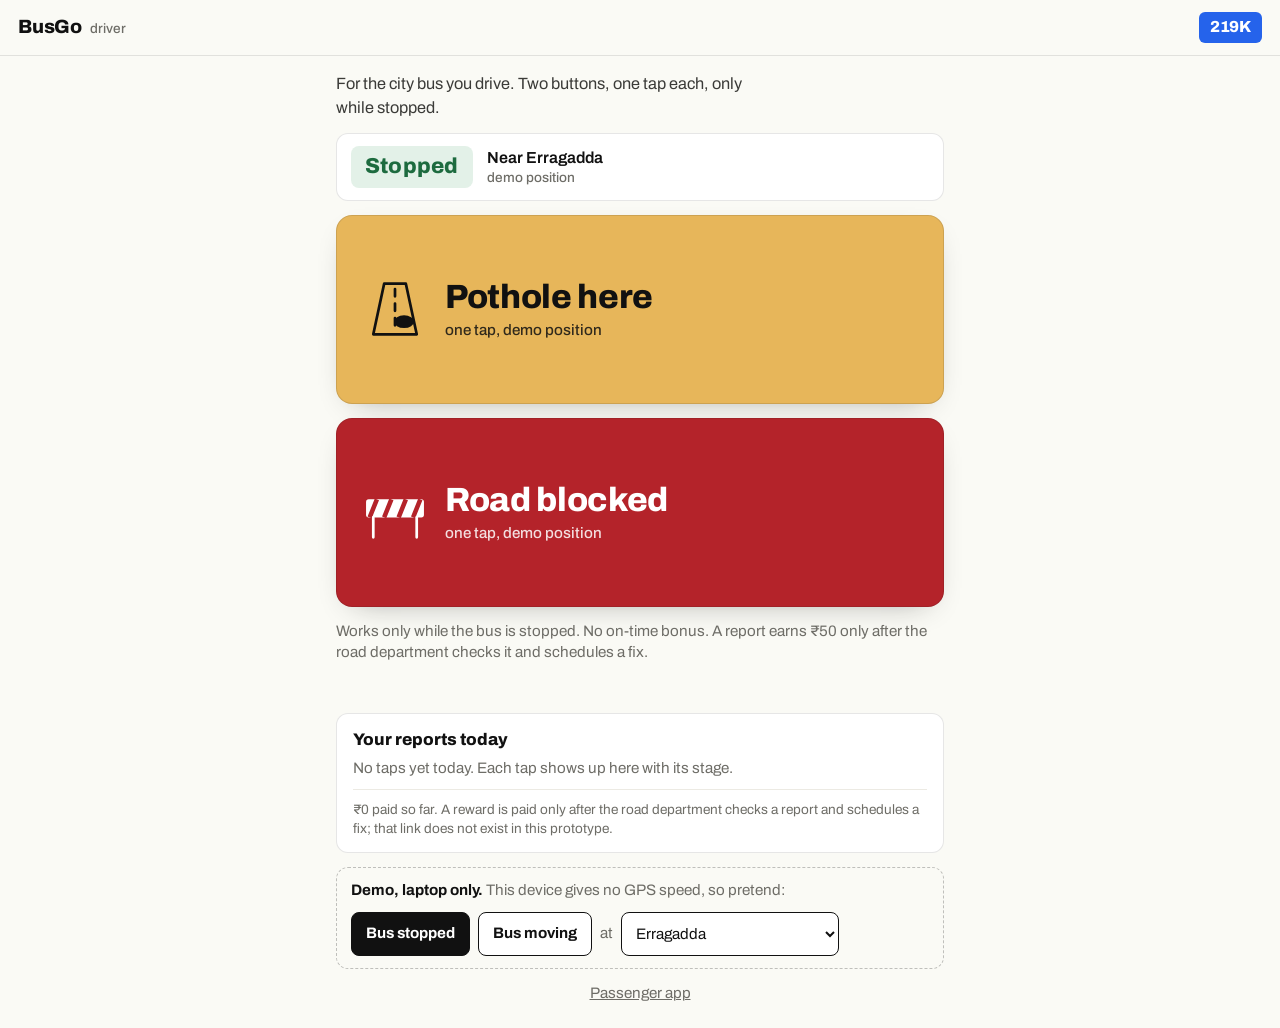
<file: driver.html>
<!DOCTYPE html>
<html lang="en">
<head>
<meta charset="UTF-8" />
<meta name="viewport" content="width=device-width, initial-scale=1.0, viewport-fit=cover"/>
<meta name="theme-color" content="#fafaf5"/>
<title>BusGo — driver</title>
<link rel="preconnect" href="https://fonts.googleapis.com"/>
<link href="https://fonts.googleapis.com/css2?family=Archivo:wdth,wght@62..125,400..900&display=swap" rel="stylesheet"/>
<link rel="stylesheet" href="driver.css"/>
</head>
<body>

<header class="board">
  <div>BusGo<small>driver</small></div>
  <div class="route">219K</div>
</header>

<main>
  <!-- Driver 8: say what this is, first. -->
  <p class="sentence">For the city bus you drive. Two buttons, one tap each, only while stopped.</p>

  <!-- Driver 6: "a bit troublesome to use this technology." So: no map, no forms, no typing. -->
  <div class="status unknown" id="status">
    <div class="word" id="state">Checking</div>
    <div class="where" id="where">Waiting for GPS<small>&nbsp;</small></div>
  </div>

  <button class="bigbtn pothole" id="btn-pothole" onclick="tap('pothole')" disabled>
    <svg viewBox="0 0 84 84" aria-hidden="true">
      <path class="pict-road" d="M18 70 L30 14 H54 L66 70 Z"/>
      <path class="pict-road" d="M42 20v8M42 36v8M42 52v8"/>
      <ellipse class="pict-hole" cx="52" cy="56" rx="11" ry="7"/>
    </svg>
    <span>Pothole here<small id="sub-pothole">one tap, uses GPS</small></span>
  </button>

  <button class="bigbtn blocked" id="btn-blocked" onclick="tap('blocked')" disabled>
    <svg viewBox="0 0 84 84" aria-hidden="true">
      <rect class="pict-bar" x="10" y="28" width="64" height="20" rx="3"/>
      <path class="pict-stripe" d="M22 28l-8 20M38 28l-8 20M54 28l-8 20M70 28l-8 20"/>
      <path class="pict-road" d="M18 48v22M66 48v22"/>
    </svg>
    <span>Road blocked<small id="sub-blocked">one tap, uses GPS</small></span>
  </button>

  <!-- Driver 3: the on-time bonus is gone. The only money in this app comes after the road department checks a report. -->
  <p class="note" id="note">Works only while the bus is stopped. No on-time bonus. A report earns ₹50 only after the road department checks it and schedules a fix.</p>
  <p class="last" id="last"></p>

  <!-- Your reports today: read-only, so there is something worth glancing at while stopped -->
  <div class="mine">
    <h2>Your reports today <span id="mine-total"></span></h2>
    <div id="mine-list"></div>
    <p class="fine" id="mine-fine"></p>
  </div>

  <!-- DEMO ONLY: appears when the device has no GPS speed (laptops). Lets you test the lock. -->
  <div class="demo" id="demo" style="display:none;">
    <b>Demo, laptop only.</b> This device gives no GPS speed, so pretend:
    <div class="row">
      <button class="btn on" id="demo-stopped" onclick="demoMoving(false)">Bus stopped</button>
      <button class="btn" id="demo-moving" onclick="demoMoving(true)">Bus moving</button>
      <span>at</span>
      <select id="demo-stop" onchange="render()"></select>
    </div>
  </div>

  <a class="link" href="index.html">Passenger app</a>
</main>

<script src="busgo.js"></script>
<script>
  /* What we know about the bus right now. */
  var st = {
    lat: null, lng: null, gps: false,   // position, and whether it came from a real GPS fix
    speed: null,                        // metres/second from GPS, or null if the device can't tell
    demoMoving: false,                  // used only when speed is unknown
    busy: false                         // short cooldown after a tap so a bump doesn't send two
  };
  var LABEL = { pothole: 'Pothole here', blocked: 'Road blocked' };

  /* Is the bus moving? Real GPS speed wins; otherwise the demo toggle decides. */
  function moving() {
    if (typeof st.speed === 'number') return st.speed > BusGo.SPEED_LOCK_MS;
    return st.demoMoving;
  }

  /* Where is the bus? Real GPS if we have it; otherwise the stop chosen in the demo box. */
  function position() {
    if (st.gps) return { lat: st.lat, lng: st.lng, loc: 'gps' };
    var s = BusGo.ROUTE.stops[document.getElementById('demo-stop').value | 0];
    return { lat: s.lat, lng: s.lng, loc: 'stop' };
  }

  function render() {
    var box = document.getElementById('status');
    var isMoving = moving();
    var p = position();
    var near = BusGo.nearestStop(p.lat, p.lng);
    box.className = 'status ' + (isMoving ? 'moving' : 'stopped');
    document.getElementById('state').textContent = isMoving ? 'Moving' : 'Stopped';
    document.getElementById('where').innerHTML =
      'Near ' + near.stop.name + '<small>' + (st.gps ? 'GPS' : 'demo position') +
      (typeof st.speed === 'number' ? ', ' + Math.round(st.speed * 3.6) + ' km/h' : '') + '</small>';
    var lock = isMoving || st.busy;
    ['pothole', 'blocked'].forEach(function (t) {
      var b = document.getElementById('btn-' + t);
      b.disabled = lock;
      document.getElementById('sub-' + t).textContent =
        isMoving ? 'locked while moving'
        : st.busy ? (b.classList.contains('done') ? 'counts once verified' : 'wait a moment')
        : 'one tap, ' + (st.gps ? 'uses GPS' : 'demo position');
    });
    /* demo box only when the device cannot tell us the speed */
    document.getElementById('demo').style.display = (typeof st.speed === 'number') ? 'none' : 'block';
    renderMine();
  }

  /* Your reports today: this device's driver taps, each with where it stands on the way to a reward. */
  function renderMine() {
    var me = BusGo.deviceId();
    var dayStart = new Date(); dayStart.setHours(0, 0, 0, 0);
    var mine = BusGo.localReports().filter(function (r) { return r.source === 'driver' && r.device === me && r.ts >= dayStart.getTime(); }).reverse();
    var list = document.getElementById('mine-list');
    document.getElementById('mine-total').textContent = mine.length ? mine.length + (mine.length === 1 ? ' tap' : ' taps') : '';
    if (!mine.length) {
      list.innerHTML = '<p class="empty">No taps yet today. Each tap shows up here with its stage.</p>';
    } else {
      list.innerHTML = mine.map(function (r) {
        var s = BusGo.stageOfReport(r.id);
        var stage = s ? s.stage : 0;
        var g = s && s.group;
        var pill = stage >= 1 ? '<span class="pill ok">confirmed by phones</span>' : '<span class="pill wait">' + (g ? g.deviceCount : 1) + ' of ' + BusGo.DEVICES_NEEDED + ' phones</span>';
        return '<div class="rep"><div><b>' + BusGo.TYPES[r.type].label + ' near ' + BusGo.nearestStop(r.lat, r.lng).stop.name + '</b>' +
          '<span>' + new Date(r.ts).toLocaleTimeString('en-IN', { hour: '2-digit', minute: '2-digit' }) + ' · stage ' + (stage + 1) + ' of 5: ' + BusGo.STAGES[stage].label + '</span></div>' + pill + '</div>';
      }).join('');
    }
    document.getElementById('mine-fine').textContent = '₹0 paid so far. A reward is paid only after the road department checks a report and schedules a fix; that link does not exist in this prototype.';
  }

  /* The whole reporting flow for a driver: one tap. */
  function tap(type) {
    if (moving() || st.busy) return;
    var p = position();
    BusGo.addReport({ type: type, lat: p.lat, lng: p.lng, source: 'driver', loc: p.loc, photo: null, note: '' });
    var near = BusGo.nearestStop(p.lat, p.lng);
    var b = document.getElementById('btn-' + type);
    var label = b.querySelector('span');
    var svg = b.querySelector('svg');
    var savedPict = svg.innerHTML;
    b.classList.add('done');
    svg.innerHTML = '<path class="pict-tick" d="M20 44l16 16 30-34"/>';
    label.firstChild.textContent = 'Saved';
    if (navigator.vibrate) { try { navigator.vibrate(60); } catch (e) {} }
    document.getElementById('last').textContent =
      'Last: ' + BusGo.TYPES[type].label + ' near ' + near.stop.name + ', ' +
      new Date().toLocaleTimeString('en-IN', { hour: '2-digit', minute: '2-digit' }) + '. Saved on this device; counts once verified.';
    st.busy = true; render();
    setTimeout(function () {
      b.classList.remove('done');
      svg.innerHTML = savedPict;
      label.firstChild.textContent = LABEL[type];
      st.busy = false; render();
    }, 2200);
  }

  function demoMoving(v) {
    st.demoMoving = v;
    document.getElementById('demo-stopped').className = 'btn' + (v ? '' : ' on');
    document.getElementById('demo-moving').className  = 'btn' + (v ? ' on' : '');
    render();
  }

  /* Ask the phone for position + speed, continuously. */
  function startGPS() {
    if (!navigator.geolocation) { render(); return; }
    navigator.geolocation.watchPosition(function (pos) {
      st.lat = pos.coords.latitude; st.lng = pos.coords.longitude; st.gps = true;
      st.speed = (typeof pos.coords.speed === 'number' && !isNaN(pos.coords.speed)) ? pos.coords.speed : null;
      render();
    }, function () {
      st.gps = false; st.speed = null; render();   // no permission / no fix: demo position
    }, { enableHighAccuracy: true, maximumAge: 2000, timeout: 8000 });
  }

  /* init */
  document.getElementById('demo-stop').innerHTML = BusGo.ROUTE.stops.map(function (s, i) { return '<option value="' + i + '"' + (i === 5 ? ' selected' : '') + '>' + s.name + '</option>'; }).join('');
  render();
  startGPS();
  BusGo.onChange(renderMine);   // a passenger confirming one of your spots updates the stage here
</script>
</body>
</html>
</file>
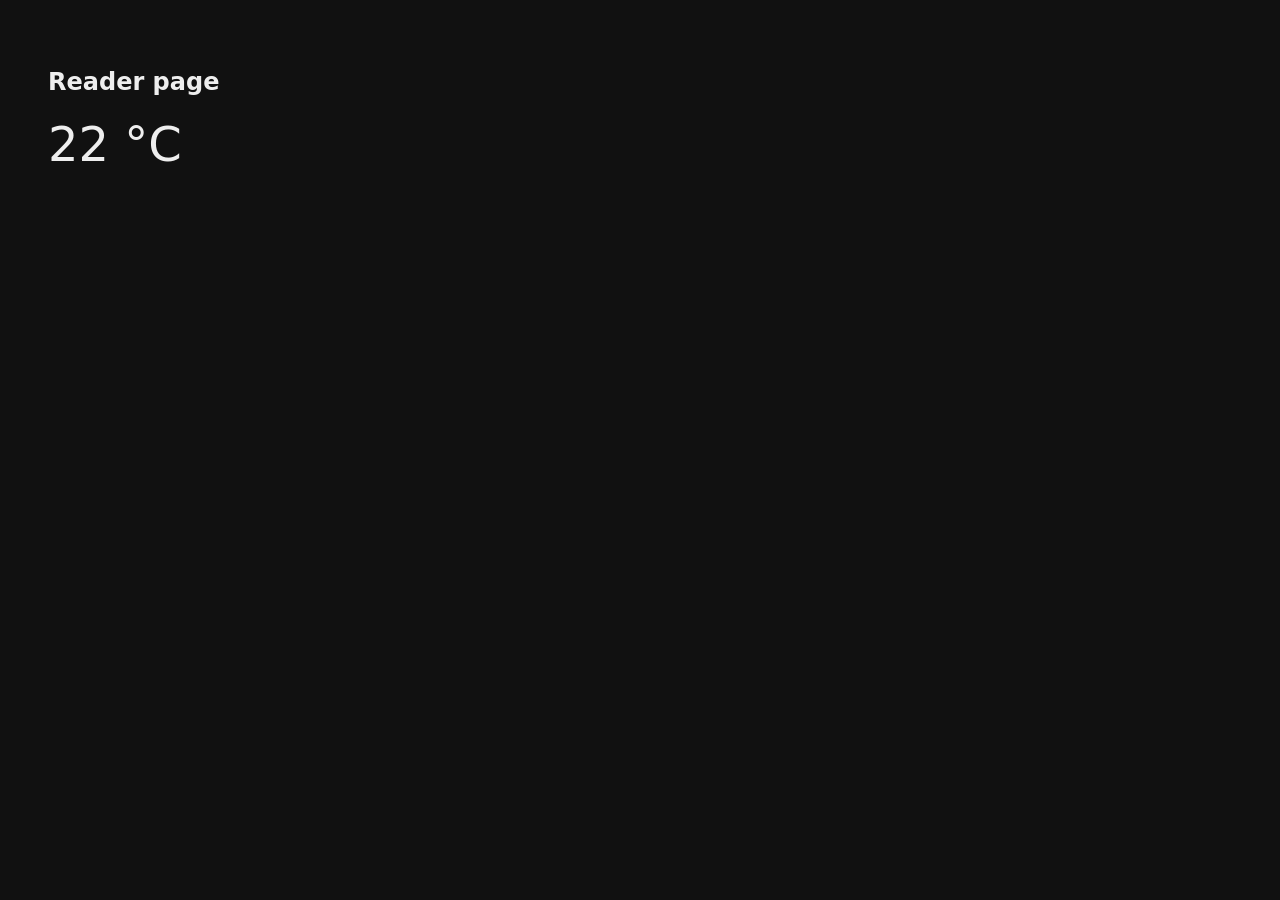
<file: storage-demo/reader.html>
<!doctype html>
<meta charset="utf-8">
<title>Reader</title>
<style>
  body{font:16px system-ui;padding:40px;background:#111;color:#eee}
  #val{font-size:48px}
  #log{margin-top:24px;color:#888;font-size:13px;white-space:pre-line}
</style>

<h2>Reader page</h2>
<div id="val">--</div>
<div id="log"></div>

<script>
const KEY = 'demo:thermostat';   // same string as setter.html

function load() {
  const raw = localStorage.getItem(KEY);
  return raw ? JSON.parse(raw) : { temp: 22, updatedAt: null };
}

function render() {
  const s = load();
  document.getElementById('val').textContent = s.temp + ' °C';
}

// ── THE BRIDGE ──
// The 'storage' event fires when ANOTHER tab on the same origin
// writes to localStorage. This is the whole mechanism.
window.addEventListener('storage', (e) => {
  if (e.key !== KEY) return;              // ignore unrelated keys
  render();
  log('storage event: ' + e.oldValue + '  ->  ' + e.newValue);
});

// ── GOTCHA (this is the bit that wastes everyone's afternoon) ──
// The 'storage' event does NOT fire in the tab that did the writing.
// That is why setter.html calls render() itself after save().
// A page must update its own UI directly AND listen for other tabs.

function log(msg) {
  document.getElementById('log').textContent =
    msg + '\n' + document.getElementById('log').textContent;
}

render();
</script>
</file>
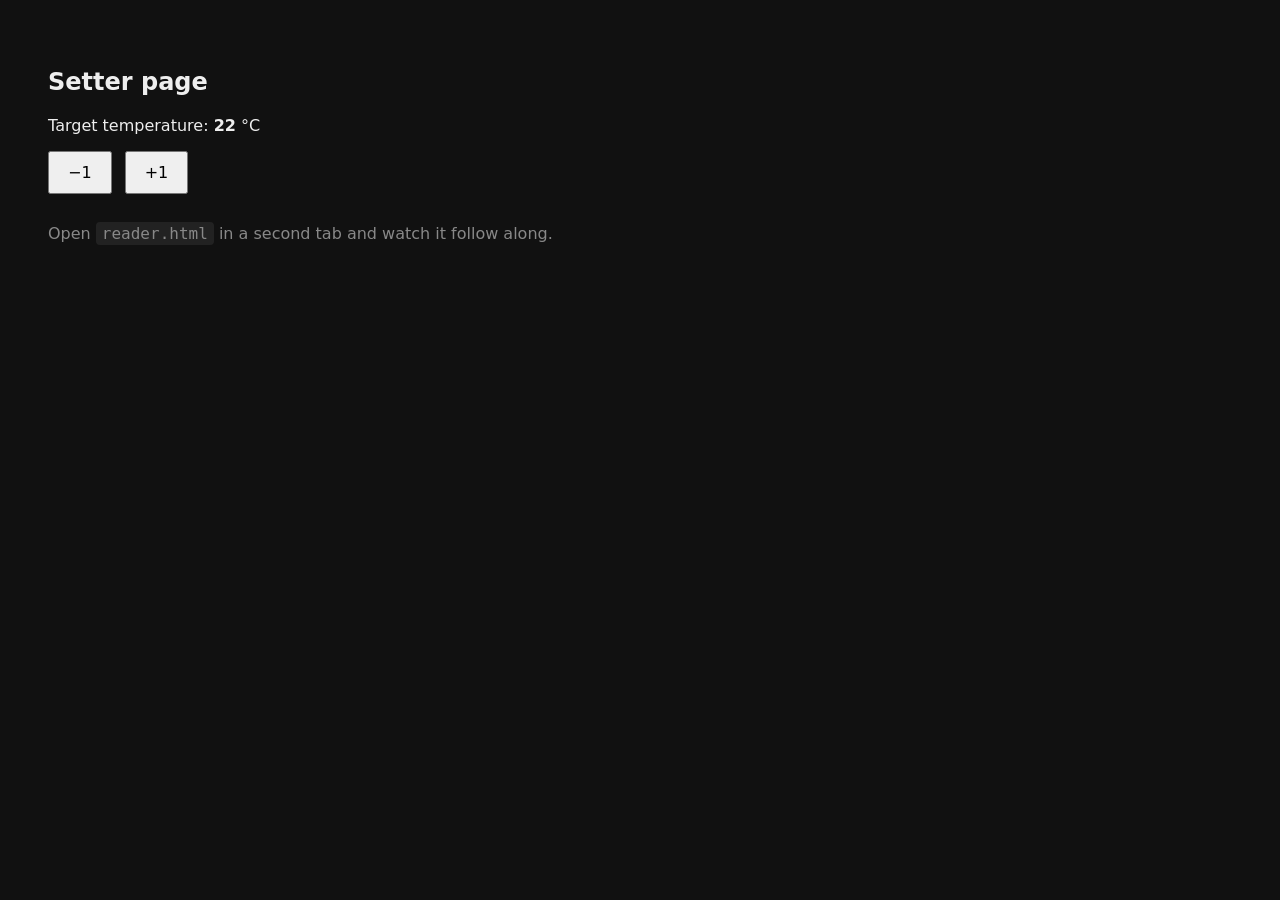
<file: storage-demo/setter.html>
<!doctype html>
<meta charset="utf-8">
<title>Setter</title>
<style>
  body{font:16px system-ui;padding:40px;background:#111;color:#eee}
  button{font:inherit;padding:10px 18px;margin-right:8px;cursor:pointer}
  code{background:#222;padding:2px 6px;border-radius:4px}
</style>

<h2>Setter page</h2>
<p>Target temperature: <strong id="val">--</strong> &deg;C</p>
<button onclick="bump(-1)">&minus;1</button>
<button onclick="bump(+1)">+1</button>

<p style="margin-top:30px;color:#888">
  Open <code>reader.html</code> in a second tab and watch it follow along.
</p>

<script>
// ── THE KEY. Both pages must agree on this string, or nothing works. ──
const KEY = 'demo:thermostat';

// ── READ ──
// localStorage only stores STRINGS. So everything goes through JSON.
// If the key was never written, getItem returns null — handle that.
function load() {
  const raw = localStorage.getItem(KEY);
  return raw ? JSON.parse(raw) : { temp: 22, updatedAt: null };
}

// ── WRITE ──
// setItem is what fires the 'storage' event in OTHER tabs.
function save(state) {
  localStorage.setItem(KEY, JSON.stringify(state));
}

function bump(delta) {
  const state = load();
  state.temp += delta;
  state.updatedAt = new Date().toISOString();
  save(state);
  render();          // <-- see GOTCHA in reader.html
}

function render() {
  document.getElementById('val').textContent = load().temp;
}

render();
</script>
</file>
<file: driver.css>
/* BusGo — driver stylesheet (driver.html).
   Calm signage: off-white page, black type, big targets, one gold and one
   muted red. Nothing moves except the button being pressed.
   Palette shared with the passenger screen (borrowed from regulark.com). */

:root {
  --paper: #fafaf5;
  --paper-2: #f1f0e9;
  --card: #ffffff;
  --ink: #111111;
  --text: #3b3b38;
  --muted: #6e6d67;
  --rule: rgba(17,17,17,0.10);
  --rule-2: #eceae3;
  --line: #2563eb;
  --gold: #e7b65a;
  --gold-ink: #7a5500;
  --red: #b4232a;
  --green: #1d6b3f;
  --green-bg: #e3f1e8;
  --wait: #8a5a00;
  --wait-bg: #fbf0d9;
  --font: 'Archivo', 'Helvetica Neue', Arial, system-ui, sans-serif;
  --ease: cubic-bezier(.2,.7,.2,1);
}

* { box-sizing: border-box; margin: 0; padding: 0; }
html { -webkit-text-size-adjust: 100%; }
body {
  background: var(--paper); color: var(--ink);
  font-family: var(--font); font-size: 17px; line-height: 1.4;
  min-height: 100vh; display: flex; flex-direction: column;
}
button { font: inherit; color: inherit; }
:focus-visible { outline: 3px solid var(--line); outline-offset: 3px; }

/* top bar */
.board {
  background: rgba(250,250,245,0.94); backdrop-filter: blur(10px);
  border-bottom: 1px solid var(--rule);
  display: flex; align-items: center; justify-content: space-between;
  padding: 0 18px; height: 56px;
  font-weight: 800; font-size: 1.2rem; letter-spacing: -0.01em;
}
.board small { font-weight: 500; font-size: 0.85rem; letter-spacing: 0; color: var(--muted); margin-left: 8px; }
.board .route { background: var(--line); color: #fff; padding: 4px 11px; border-radius: 6px; font-size: 1rem; font-weight: 800; }

main { flex: 1; display: flex; flex-direction: column; gap: 14px; width: 100%; max-width: 640px; margin: 0 auto; padding: 16px 16px 24px; }

/* the sentence (driver 8), plain */
.sentence { font-size: 1.02rem; line-height: 1.45; max-width: 46ch; color: var(--text); }
.sentence b { font-weight: 700; color: var(--ink); }

/* Stopped / Moving */
.status {
  display: grid; grid-template-columns: auto 1fr; align-items: center; gap: 14px;
  background: var(--card); border: 1px solid var(--rule); border-radius: 12px; padding: 12px 14px;
}
.status .word {
  font-weight: 800; font-size: 1.35rem; line-height: 1; letter-spacing: 0.01em;
  padding: 10px 14px; border-radius: 8px; color: #fff; background: var(--muted);
}
.status.stopped .word { background: var(--green-bg); color: var(--green); }
.status.moving  .word { background: var(--red); color: #fff; }
.status .where { font-size: 1rem; color: var(--ink); font-weight: 600; line-height: 1.3; }
.status .where small { display: block; color: var(--muted); font-size: 0.85rem; font-weight: 500; }

/* the two buttons: big, flat, calm */
.bigbtn {
  min-height: 21vh; width: 100%;
  border: 1px solid rgba(17,17,17,0.12); border-radius: 16px; cursor: pointer;
  box-shadow: 0 10px 30px -18px rgba(17,17,17,0.45);
  display: grid; grid-template-columns: 76px 1fr; align-items: center; gap: 12px;
  padding: 16px 20px; text-align: left;
  font-weight: 800; font-size: clamp(1.5rem, 6vw, 2.1rem); line-height: 1.05; letter-spacing: -0.01em;
  transition: transform 120ms var(--ease), box-shadow 120ms var(--ease), background 160ms;
  -webkit-tap-highlight-color: transparent; touch-action: manipulation; user-select: none;
}
.bigbtn small { display: block; font-weight: 500; font-size: 0.95rem; letter-spacing: 0; margin-top: 8px; opacity: 0.85; }
.bigbtn svg { width: 76px; height: 76px; }
.bigbtn.pothole { background: var(--gold); color: var(--ink); }
.bigbtn.blocked { background: var(--red); color: #fff; }
.bigbtn:active:not(:disabled) { transform: translateY(2px) scale(0.995); box-shadow: 0 4px 14px -10px rgba(17,17,17,0.5); }
.bigbtn:disabled { background: var(--paper-2); color: var(--muted); box-shadow: none; cursor: not-allowed; }
.bigbtn:disabled svg { opacity: 0.35; }
.bigbtn.done, .bigbtn.done:disabled { background: var(--green); color: #fff; }
.bigbtn.done svg { opacity: 1; }

/* pictograms: flat, two colours */
.pict-road { fill: none; stroke: currentColor; stroke-width: 3; stroke-linejoin: round; stroke-linecap: round; }
.pict-hole { fill: currentColor; }
.pict-bar  { fill: currentColor; }
.pict-stripe { stroke: var(--gold); stroke-width: 5; }
.bigbtn.blocked .pict-stripe { stroke: var(--red); }
.bigbtn.blocked:disabled .pict-stripe { stroke: var(--paper-2); }
.pict-tick { fill: none; stroke: #fff; stroke-width: 6; stroke-linecap: round; stroke-linejoin: round; }

.note { color: var(--muted); font-size: 0.95rem; }
.last { font-size: 0.98rem; font-weight: 600; min-height: 1.4em; color: var(--ink); }

/* your reports today: quiet, read-only */
.mine { background: var(--card); border: 1px solid var(--rule); border-radius: 12px; padding: 14px 16px; }
.mine h2 { font-size: 1.05rem; font-weight: 800; display: flex; justify-content: space-between; align-items: baseline; }
.mine h2 span { font-size: 0.85rem; font-weight: 600; color: var(--muted); }
.mine .empty { color: var(--muted); font-size: 0.95rem; margin-top: 6px; }
.rep { display: grid; grid-template-columns: 1fr auto; gap: 10px; align-items: center; padding: 10px 0; border-top: 1px solid var(--rule-2); font-size: 0.95rem; }
.rep:first-of-type { border-top: none; }
.rep b { display: block; color: var(--ink); font-weight: 700; }
.rep span { color: var(--muted); font-size: 0.85rem; }
.pill { display: inline-block; padding: 4px 10px; border-radius: 999px; font-size: 0.78rem; font-weight: 700; white-space: nowrap; }
.pill.wait { background: var(--wait-bg); color: var(--wait); }
.pill.ok { background: var(--green-bg); color: var(--green); }
.mine .fine { color: var(--muted); font-size: 0.85rem; margin-top: 10px; border-top: 1px solid var(--rule-2); padding-top: 10px; }

/* demo box: only on devices with no GPS speed (laptops) */
.demo { border: 1px dashed rgba(17,17,17,0.25); border-radius: 12px; padding: 12px 14px; color: var(--muted); font-size: 0.95rem; }
.demo b { color: var(--ink); }
.demo .row { display: flex; gap: 8px; flex-wrap: wrap; align-items: center; margin-top: 10px; }
.btn {
  min-height: 44px; padding: 8px 14px; border-radius: 8px; cursor: pointer;
  border: 1.5px solid var(--ink); background: var(--card); color: var(--ink); font-weight: 700; font-size: 0.95rem;
}
.btn.on { background: var(--ink); color: #fff; }
select { font: inherit; padding: 8px 10px; border: 1.5px solid var(--ink); border-radius: 8px; background: var(--card); color: var(--ink); min-height: 44px; }

.link { color: var(--muted); font-size: 0.95rem; margin-top: auto; text-align: center; }

@media (prefers-reduced-motion: reduce) { .bigbtn { transition: none; } }
</file>
